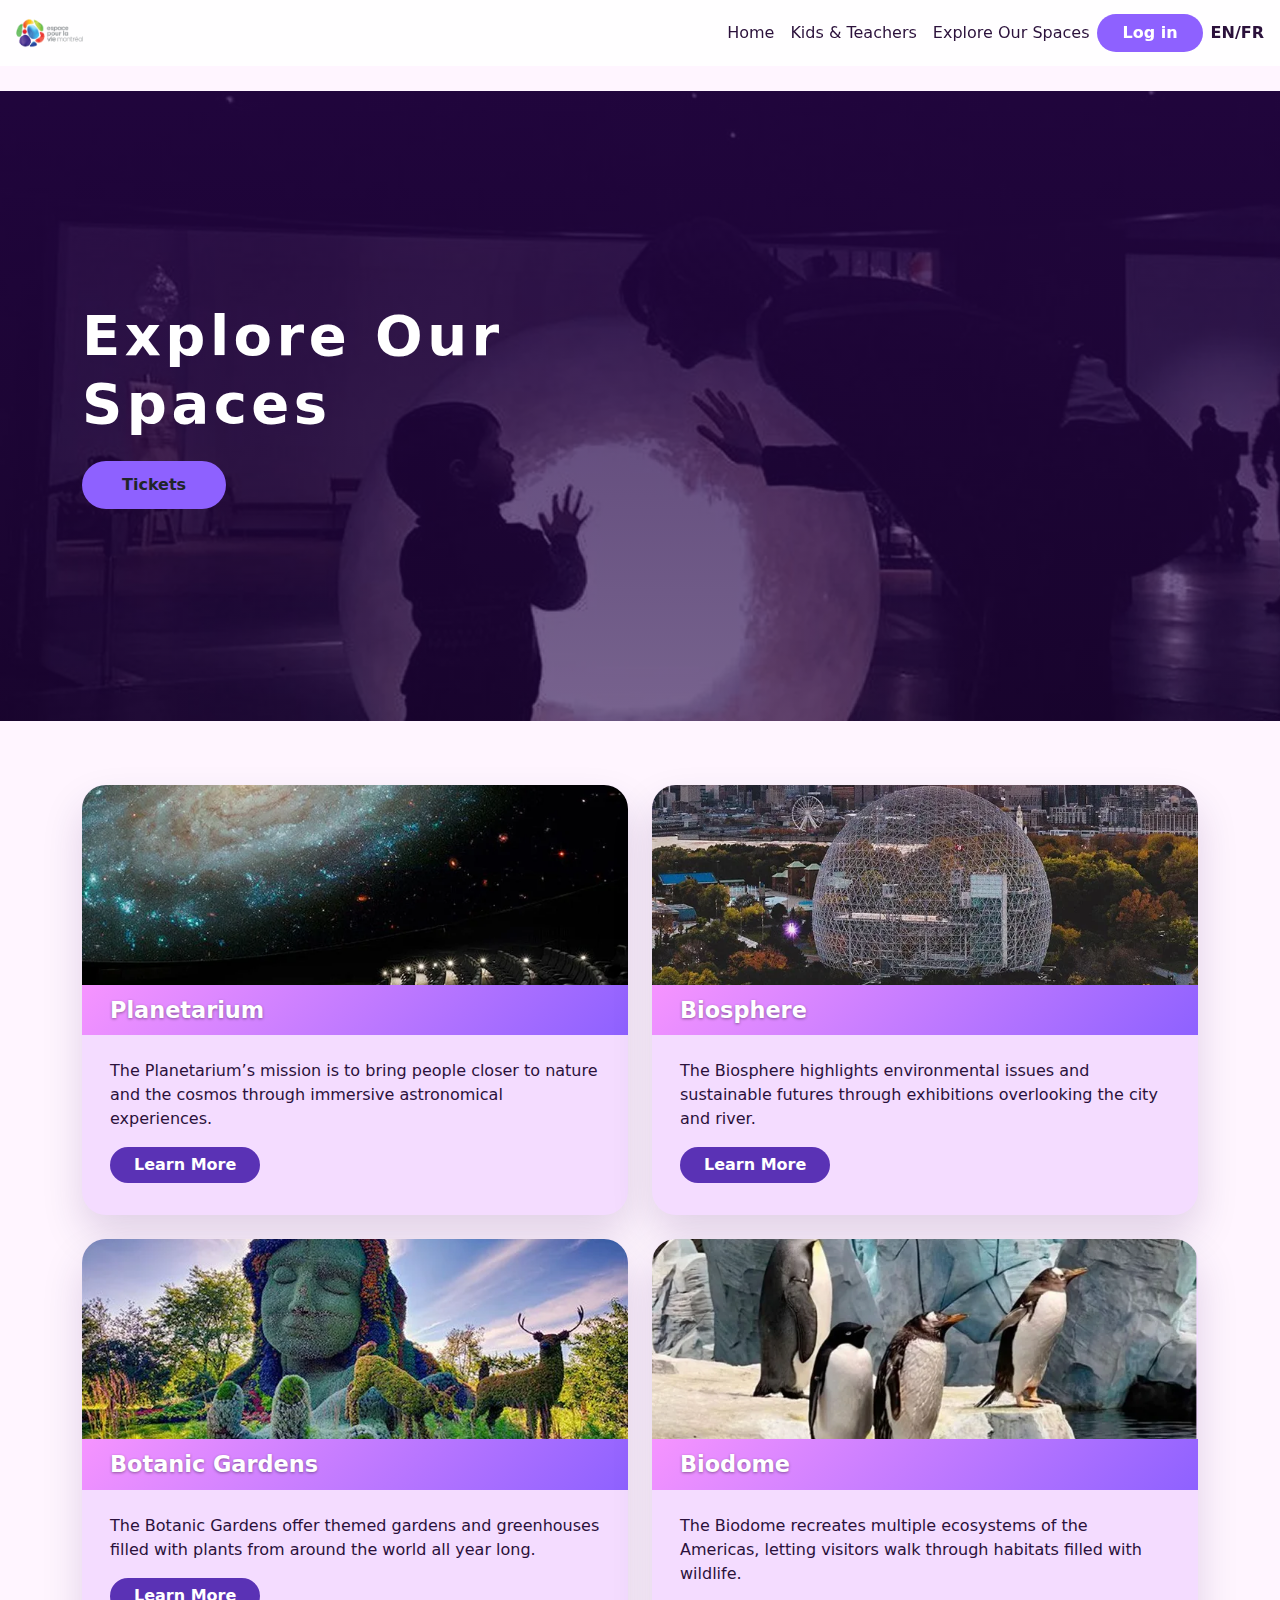
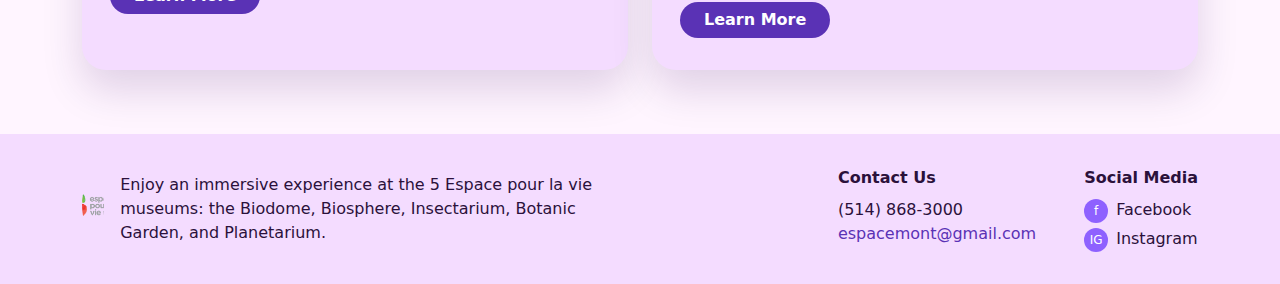
<file: index.html>
<!DOCTYPE html>
<html lang="en">
<head>
  <meta charset="UTF-8" />
  <meta name="viewport" content="width=device-width, initial-scale=1.0" />
  <link rel="stylesheet" type="text/css" href="/Css/custom.css">
  <title>Espace pour la vie - Explore Our Spaces</title>

  
  <link
    href="https://cdn.jsdelivr.net/npm/bootstrap@5.3.2/dist/css/bootstrap.min.css"
    rel="stylesheet"
    />

  <style>
    :root {
      --purple: #8e61ff;
      --purple-dark: #5a32b5;
      --pink: #f8b3ff;
      --bg-light: #fff5ff;
      --text-dark: #2b113b;
    }

    body {
      font-family: system-ui, -apple-system, BlinkMacSystemFont, "Segoe UI",
        sans-serif;
      background-color: var(--bg-light);
      color: var(--text-dark);
    }


    
    .navbar-custom {
      background: #ffffffdd;
      backdrop-filter: blur(8px);
    }


    .nav-link {
      color: var(--text-dark) !important;
      font-weight: 500;
    }

    .btn-login {
      background-color: var(--purple);
      color: #fff;
      font-weight: 600;
      border-radius: 999px;
      padding-inline: 24px;
    }

  
    .hero-section {
      position: relative;
      min-height: 70vh;
      color: #fff;
      display: flex;
      align-items: center;
      justify-content: center;
      text-align: left;
      overflow: hidden;
    }

    .hero-bg {
      position: absolute;
      inset: 0;
      background: url("/Images/Homepage-Hero.webp") center/cover no-repeat;
      z-index: -2;
    }

    .hero-overlay {
      position: absolute;
      inset: 0;
      background: linear-gradient(
        180deg,
        rgba(40, 6, 75, 0.8),
        rgba(40, 6, 75, 0.6)
      );
      z-index: -1;
    }

    .hero-title {
      font-size: clamp(2.5rem, 5vw, 3.5rem);
      font-weight: 800;
      letter-spacing: 0.08em;
    }

    .btn-tickets {
      background-color: var(--purple);
      border: none;
      padding-inline: 40px;
      padding-block: 12px;
      border-radius: 999px;
      font-weight: 700;
    }

   
    .section-spaces {
      padding: 4rem 0;
    }

    .space-card {
      background-color: #f4dcff;
      border-radius: 24px;
      box-shadow: 0 20px 40px rgba(50, 10, 90, 0.15);
      border: none;
      overflow: hidden;
      height: 100%;
    }

    .space-card img {
      height: 200px;
      object-fit: cover;
    }

    .space-card-body {
      padding: 1.5rem 1.75rem 2rem;
    }

    .space-title {
      font-size: 1.4rem;
      font-weight: 700;
      margin-bottom: 0.5rem;
      color: #fff;
      text-shadow: 0 1px 3px rgba(0, 0, 0, 0.4);
    }

    .space-header {
      background: linear-gradient(135deg, #f694ff, #8e61ff);
      padding: 0.75rem 1.75rem;
    }

    .btn-learn {
      background-color: var(--purple-dark);
      color: #fff;
      font-weight: 600;
      border-radius: 999px;
      padding-inline: 24px;
      border: none;
    }

    .footer-top {
      background-color: #f4dcff;
      padding: 2rem 0;
    }

    .footer-bottom {
      padding: 1.5rem 0 3rem;
    }


    .footer-heading {
      font-weight: 700;
      margin-bottom: 0.5rem;
      color: var(--text-dark);
    }

    .footer-link {
      display: block;
      color: var(--purple-dark);
      text-decoration: none;
    }

    .social-icon {
      width: 24px;
      height: 24px;
      border-radius: 50%;
      background-color: var(--purple);
      display: inline-flex;
      align-items: center;
      justify-content: center;
      color: #fff;
      font-size: 0.75rem;
      margin-right: 0.5rem;
    }
  </style>
</head>
<body>
<body>
  <nav class="navbar navbar-expand-lg navbar-custom sticky-top">
    <div class="container-fluid px-3"> 
      <a class="navbar-brand d-flex align-items-center" href="">
        <img src="/Images/Logo.png" alt="Espace pour la vie Montréal" style="height: 40px;">
      </a>

      <button class="navbar-toggler" type="button" data-bs-toggle="collapse"
              data-bs-target="#navbarNav" aria-controls="navbarNav"
              aria-expanded="false" aria-label="Toggle navigation">
        <span class="navbar-toggler-icon"></span>
      </button>


    <div class="collapse navbar-collapse" id="navbarNav">
      <ul class="navbar-nav ms-auto">
        <li class="nav-item">
          <a class="nav-link" href="index.html">Home</a>
        </li>
          <li class="nav-item">
            <a class="nav-link" href="events.html">Kids &amp; Teachers</a>
          </li>
          <li class="nav-item">
            <a class="nav-link" href="planetarium.html">Explore Our Spaces</a>
          </li>
        </ul>

        <button class="btn btn-login me-2">Log in</button>
        <a href="#" class="nav-link fw-semibold">EN/FR</a>
      </div>
    </div>
  </nav>

      <button
        class="navbar-toggler"
        type="button"
        data-bs-toggle="collapse"
        data-bs-target="#mainNav"
      >
        <span class="navbar-toggler-icon"></span>
      </button>



   <section class="hero-section">
    <div class="hero-bg"></div>
    <div class="hero-overlay"></div>

    <div class="container">
      <div class="row justify-content-start">
        <div class="col-md-6">
          <h1 class="hero-title mb-4">Explore Our Spaces</h1>
          <button class="btn btn-tickets">Tickets</button>
        </div>
      </div>
    </div>
  </section>

  <section class="section-spaces">
    <div class="container">
      <div class="row g-4 mb-4">
        <div class="col-md-6">
          <div class="space-card h-100">
            <img src="/Images/Planetarium.webp" class="w-100" alt="Planetarium" />
            <div class="space-header">
              <h3 class="space-title mb-0">Planetarium</h3>
            </div>
            <div class="space-card-body">
              <p class="mb-3">
                The Planetarium’s mission is to bring people closer to nature
                and the cosmos through immersive astronomical experiences.
              </p>
              <button class="btn btn-learn">Learn More</button>
            </div>
          </div>
        </div>

        <div class="col-md-6">
          <div class="space-card h-100">
            <img src="/Images/Biosphere.webp" class="w-100" alt="Biosphere" />
            <div class="space-header">
              <h3 class="space-title mb-0">Biosphere</h3>
            </div>
            <div class="space-card-body">
              <p class="mb-3">
                The Biosphere highlights environmental issues and sustainable
                futures through exhibitions overlooking the city and river.
              </p>
              <button class="btn btn-learn">Learn More</button>
            </div>
          </div>
        </div>
      </div>

      <div class="row g-4">
        <div class="col-md-6">
          <div class="space-card h-100">
            <img src="/Images/Botanic-Gardens.webp" class="w-100" alt="Botanic Gardens" />
            <div class="space-header">
              <h3 class="space-title mb-0">Botanic Gardens</h3>
            </div>
            <div class="space-card-body">
              <p class="mb-3">
                The Botanic Gardens offer themed gardens and greenhouses filled
                with plants from around the world all year long.
              </p>
              <button class="btn btn-learn">Learn More</button>
            </div>
          </div>
        </div>

        <div class="col-md-6">
          <div class="space-card h-100">
            <img src="/Images/Biodome.webp" class="w-100" alt="Biodome" />
            <div class="space-header">
              <h3 class="space-title mb-0">Biodome</h3>
            </div>
            <div class="space-card-body">
              <p class="mb-3">
                The Biodome recreates multiple ecosystems of the Americas,
                letting visitors walk through habitats filled with wildlife.
              </p>
              <button class="btn btn-learn">Learn More</button>
            </div>
          </div>
        </div>
      </div>
    </div>
  </section>

  <footer>
    <div class="footer-top">
      <div class="container">
        <div class="row align-items-center">
          <div class="col-md-6 mb-3 mb-md-0">
            <div class="d-flex align-items-center">
              <div class="footer-logo me-3"></div>
              <p class="mb-0">
                Enjoy an immersive experience at the 5 Espace pour la vie
                museums: the Biodome, Biosphere, Insectarium, Botanic Garden,
                and Planetarium.
              </p>
            </div>
          </div>
          <div class="col-md-6 d-flex justify-content-md-end">
            <div class="me-5">
              <div class="footer-heading">Contact Us</div>
              <div>(514) 868-3000</div>
              <a class="footer-link" href="mailto:espacemont@gmail.com"
                >espacemont@gmail.com</a
              >
            </div>
            <div>
              <div class="footer-heading">Social Media</div>
              <div class="mb-1">
                <span class="social-icon">f</span>Facebook
              </div>
              <div>
                <span class="social-icon">IG</span>Instagram
              </div>
            </div>
          </div>
        </div>
      </div>
    </div>
  </footer>

    <script src="https://cdn.jsdelivr.net/npm/bootstrap@5.3.2/dist/js/bootstrap.bundle.min.js"></script>
</body>
</body>
</html>
</file>
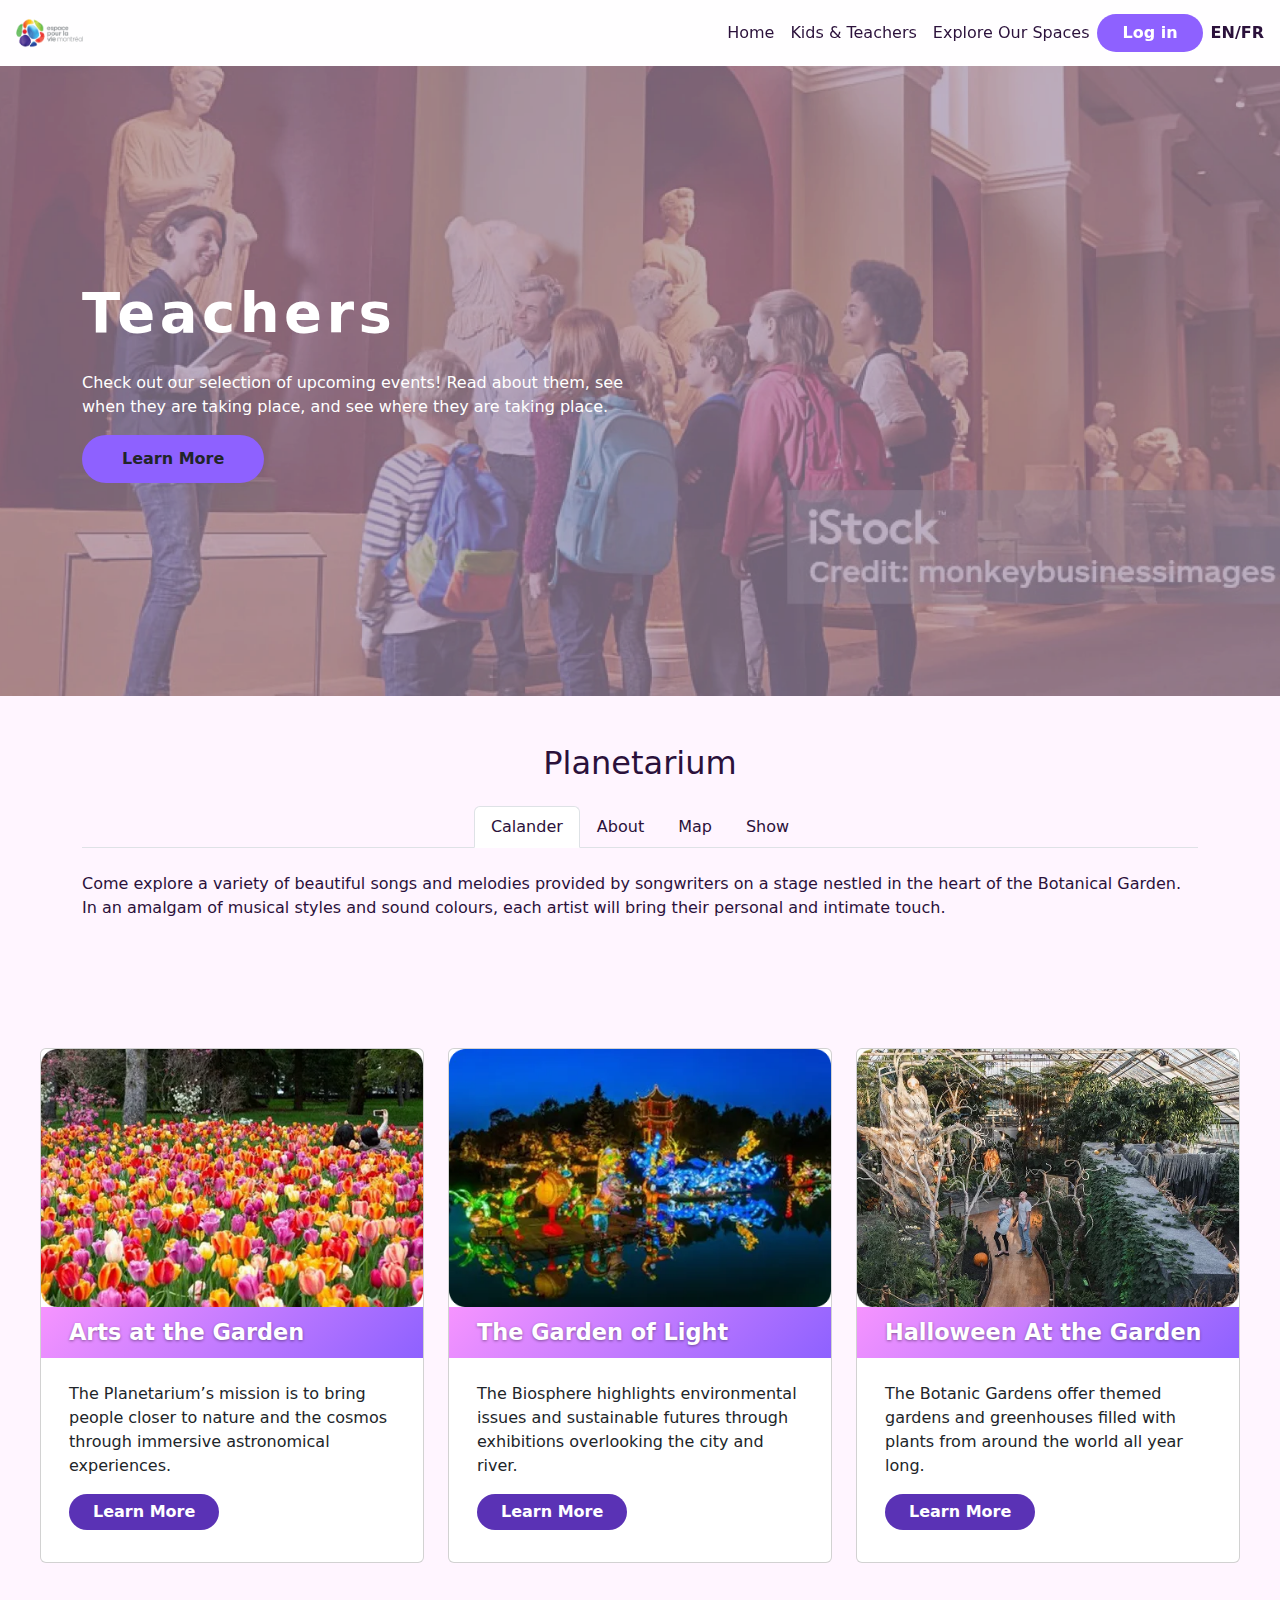
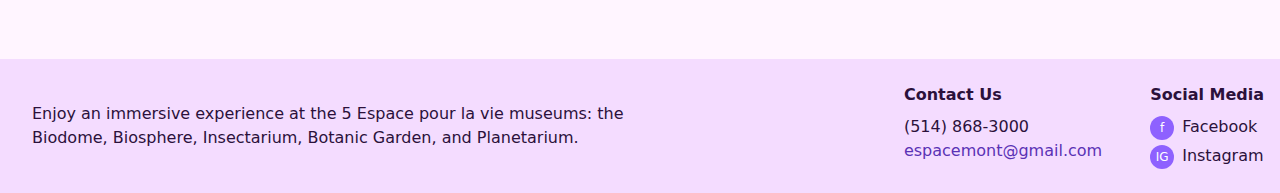
<file: Events.html>
<!DOCTYPE html>
<html lang="en">
<head>
  <meta charset="UTF-8" />
  <meta name="viewport" content="width=device-width, initial-scale=1" />
  <title>Teachers – Upcoming Events</title>

  <link
    href="https://cdn.jsdelivr.net/npm/bootstrap@5.3.2/dist/css/bootstrap.min.css"
    rel="stylesheet"
  />

  <style>
     :root {
      --purple: #8e61ff;
      --purple-dark: #5a32b5;
      --pink: #f8b3ff;
      --bg-light: #fff5ff;
      --text-dark: #2b113b;
    }

    body {
      font-family: system-ui, -apple-system, BlinkMacSystemFont, "Segoe UI",
        sans-serif;
      background-color: var(--bg-light);
      color: var(--text-dark);
    }


    
    .navbar-custom {
      background: #ffffffdd;
      backdrop-filter: blur(8px);
    }


    .nav-link {
      color: var(--text-dark) !important;
      font-weight: 500;
    }

    .btn-login {
      background-color: var(--purple);
      color: #fff;
      font-weight: 600;
      border-radius: 999px;
      padding-inline: 24px;
    }

  
    .hero-section {
      position: relative;
      min-height: 70vh;
      color: #fff;
      display: flex;
      align-items: center;
      justify-content: center;
      text-align: left;
      overflow: hidden;
    }

    .hero-bg {
      position: absolute;
      inset: 0;
      background: url("/Images/Events-Hero.webp") center/cover no-repeat;
      z-index: -2;
    }

  

    .hero-title {
      font-size: clamp(2.5rem, 5vw, 3.5rem);
      font-weight: 800;
      letter-spacing: 0.08em;
    }

    .btn-tickets {
      background-color: var(--purple);
      border: none;
      padding-inline: 40px;
      padding-block: 12px;
      border-radius: 999px;
      font-weight: 700;
    }

   
    .section-spaces {
      padding: 4rem 0;
    }

    .space-card {
      background-color: #f4dcff;
      border-radius: 24px;
      box-shadow: 0 20px 40px rgba(50, 10, 90, 0.15);
      border: none;
      overflow: hidden;
      height: 100%;
    }

    .space-card img {
      height: 200px;
      object-fit: cover;
    }

    .space-card-body {
      padding: 1.5rem 1.75rem 2rem;
    }

    .space-title {
      font-size: 1.4rem;
      font-weight: 700;
      margin-bottom: 0.5rem;
      color: #fff;
      text-shadow: 0 1px 3px rgba(0, 0, 0, 0.4);
    }

    .space-header {
      background: linear-gradient(135deg, #f694ff, #8e61ff);
      padding: 0.75rem 1.75rem;
    }

    .btn-learn {
      background-color: var(--purple-dark);
      color: #fff;
      font-weight: 600;
      border-radius: 999px;
      padding-inline: 24px;
      border: none;
    }




    .seasonal-card {
      background-color: rgba(123, 31, 162, 0.12);
      border-radius: 1.5rem;
      overflow: hidden;
      border: none;
      box-shadow: 0 10px 20px rgba(0, 0, 0, 0.08);
    }

    .seasonal-card img {
      height: 180px;
      object-fit: cover;
    }

    .seasonal-card .card-body {
      padding: 1.5rem;
      color: #fff;
      background: linear-gradient(180deg, #7b1fa2, #ec407a);
    }

    .seasonal-card h5 {
      font-weight: 700;
    }

    .seasonal-card p {
      font-size: 0.9rem;
      margin-top: 0.5rem;
    }

    .seasonal-card .btn {
      margin-top: 1rem;
      border-radius: 999px;
      font-weight: 600;
      background-color: #ffffff;
      color: #7b1fa2;
      border: none;
    }


    .footer-top {
      background-color: #f4dcff;
      padding: 5rem 0;
    }

    .footer-bottom {
      padding: 1.5rem 0 3rem;
    }


    .footer-heading {
      font-weight: 700;
      margin-bottom: 0.5rem;
      color: var(--text-dark);
    }

    .footer-link {
      display: block;
      color: var(--purple-dark);
      text-decoration: none;
    }

    .social-icon {
      width: 24px;
      height: 24px;
      border-radius: 50%;
      background-color: var(--purple);
      display: inline-flex;
      align-items: center;
      justify-content: center;
      color: #fff;
      font-size: 0.75rem;
      margin-right: 0.5rem;
    }
  </style>
</head>
<body>


<body>

 
  <nav class="navbar navbar-expand-lg navbar-custom sticky-top">
    <div class="container-fluid px-3"> 
      <a class="navbar-brand d-flex align-items-center" href="">
        <img src="/Images/Logo.png" alt="Espace pour la vie Montréal" style="height: 40px;">
      </a>

      <button class="navbar-toggler" type="button" data-bs-toggle="collapse"
              data-bs-target="#navbarNav" aria-controls="navbarNav"
              aria-expanded="false" aria-label="Toggle navigation">
        <span class="navbar-toggler-icon"></span>
      </button>


    <div class="collapse navbar-collapse" id="navbarNav">
      <ul class="navbar-nav ms-auto">
        <li class="nav-item">
          <a class="nav-link" href="index.html">Home</a>
        </li>
          <li class="nav-item">
            <a class="nav-link" href="events.html">Kids &amp; Teachers</a>
          </li>
          <li class="nav-item">
            <a class="nav-link" href="planetarium.html">Explore Our Spaces</a>
          </li>
        </ul>

        <button class="btn btn-login me-2">Log in</button>
        <a href="#" class="nav-link fw-semibold">EN/FR</a>
      </div>
    </div>
  </nav>

  <section class="hero-section">
    <div class="hero-bg"></div>
    <div class="hero-overlay"></div>

    <div class="container">
      <div class="row justify-content-start">
        <div class="col-md-6">
          <h1 class="hero-title mb-4">Teachers</h1>
          <p>
            Check out our selection of upcoming events! Read about them, see when
            they are taking place, and see where they are taking place.
          </p>
          <button class="btn btn-tickets">Learn More</button>
        </div>
      </div>
    </div>
  </section>

  <section class="planetarium-section py-5">
    <div class="container text-center">
      <h2 class="planetarium-title mb-4">Planetarium</h2>


      <ul class="nav nav-tabs justify-content-center mb-4 planet-tabs">
        <li class="nav-item">
          <button class="nav-link active" data-bs-toggle="tab" data-bs-target="#about">
            Calander
          </button>
        </li>
        <li class="nav-item">
          <button class="nav-link" data-bs-toggle="tab" data-bs-target="#map">
            About
          </button>
        </li>
        <li class="nav-item">
          <button class="nav-link" data-bs-toggle="tab" data-bs-target="#show">
            Map
          </button>
        <li class="nav-item">
          <button class="nav-link" data-bs-toggle="tab" data-bs-target="#show">
            Show
          </button>          
        </li>
      </ul>

  
      <div class="tab-content text-start mx-auto planetarium-text-wrapper">
        <div class="tab-pane fade show active" id="Calander">
          <p>
          Come explore a variety of beautiful songs and melodies provided by songwriters on a stage nestled in the heart of the Botanical Garden. In an amalgam of musical styles and sound colours, each artist will bring their personal and intimate touch.
          </p>
        </div>

        <div class="tab-pane fade" id="">
          <p>
            The Planetarium is located within the Espace pour la vie complex, connected to the Biodôme and botanical garden.
          </p>
          <p>
            Metro and bus lines stop nearby, and parking is available on site.
          </p>
        </div>

        <div class="tab-pane fade" id="show">
          <p>
            Daily immersive shows explore the night sky, exoplanets, and space exploration.
          </p>
          <p>
            Check the schedule for family-friendly sessions, late-night events, and special presentations.
          </p>
        </div>
                <div class="tab-pane fade" id="show">
          <p>
            Daily immersive shows explore the night sky, exoplanets, and space exploration.
          </p>
          <p>
            Check the schedule for family-friendly sessions, late-night events, and special presentations.
          </p>
        </div>
      </div>
    </div>
  </section>


 <section class="pb-5 section-spaces">
  <div class="d-flex justify-content-center gap-4">

    <div class="card" style="width: 30%;">
      <img src="/Images/Arts-At-Garden.webp" class="w-100" alt="Planetarium" />
      <div class="space-header">
        <h3 class="space-title mb-0">Arts at the Garden</h3>
      </div>
      <div class="space-card-body">
        <p class="mb-3">
          The Planetarium’s mission is to bring people closer to nature
          and the cosmos through immersive astronomical experiences.
        </p>
        <button class="btn btn-learn">Learn More</button>
      </div>
    </div>

    <div class="card" style="width: 30%;">
      <img src="/Images/The-Gardens of-Light.webp" class="w-100" alt="Biosphere" />
      <div class="space-header">
        <h3 class="space-title mb-0">The Garden of Light</h3>
      </div>
      <div class="space-card-body">
        <p class="mb-3">
          The Biosphere highlights environmental issues and sustainable
          futures through exhibitions overlooking the city and river.
        </p>
        <button class="btn btn-learn">Learn More</button>
      </div>
    </div>

    <div class="card" style="width: 30%;">
      <img src="/Images/Halloween-At-Gardens.webp" class="w-100" alt="Botanic Gardens" />
      <div class="space-header">
        <h3 class="space-title mb-0">Halloween At the Garden</h3>
      </div>
      <div class="space-card-body">
        <p class="mb-3">
          The Botanic Gardens offer themed gardens and greenhouses filled
          with plants from around the world all year long.
        </p>
        <button class="btn btn-learn">Learn More</button>
      </div>
    </div>

  </div>
</section>


  <footer class="mt-5">
    <div class="footer-top py-4">
      <div class="container-fluid px-3">
        <div class="row align-items-center g-3">
          <div class="col-md-6">
            <div class="d-flex align-items-center">
              <div class="footer-logo me-3"></div>
              <p class="mb-0">
                Enjoy an immersive experience at the 5 Espace pour la vie
                museums: the Biodome, Biosphere, Insectarium, Botanic Garden,
                and Planetarium.
              </p>
            </div>
          </div>
          <div class="col-md-6 d-flex justify-content-md-end">
            <div class="me-5">
              <div class="footer-heading">Contact Us</div>
              <div>(514) 868-3000</div>
              <a class="footer-link" href="mailto:espacemont@gmail.com">
                espacemont@gmail.com
              </a>
            </div>
            <div>
              <div class="footer-heading">Social Media</div>
              <div class="mb-1">
                <span class="social-icon">f</span>Facebook
              </div>
              <div>
                <span class="social-icon">IG</span>Instagram
              </div>
            </div>
          </div>
        </div>
      </div>
    </div>
  </footer>

</body>



  <script src="https://cdn.jsdelivr.net/npm/bootstrap@5.3.2/dist/js/bootstrap.bundle.min.js"></script>
</body>
</html>
</file>
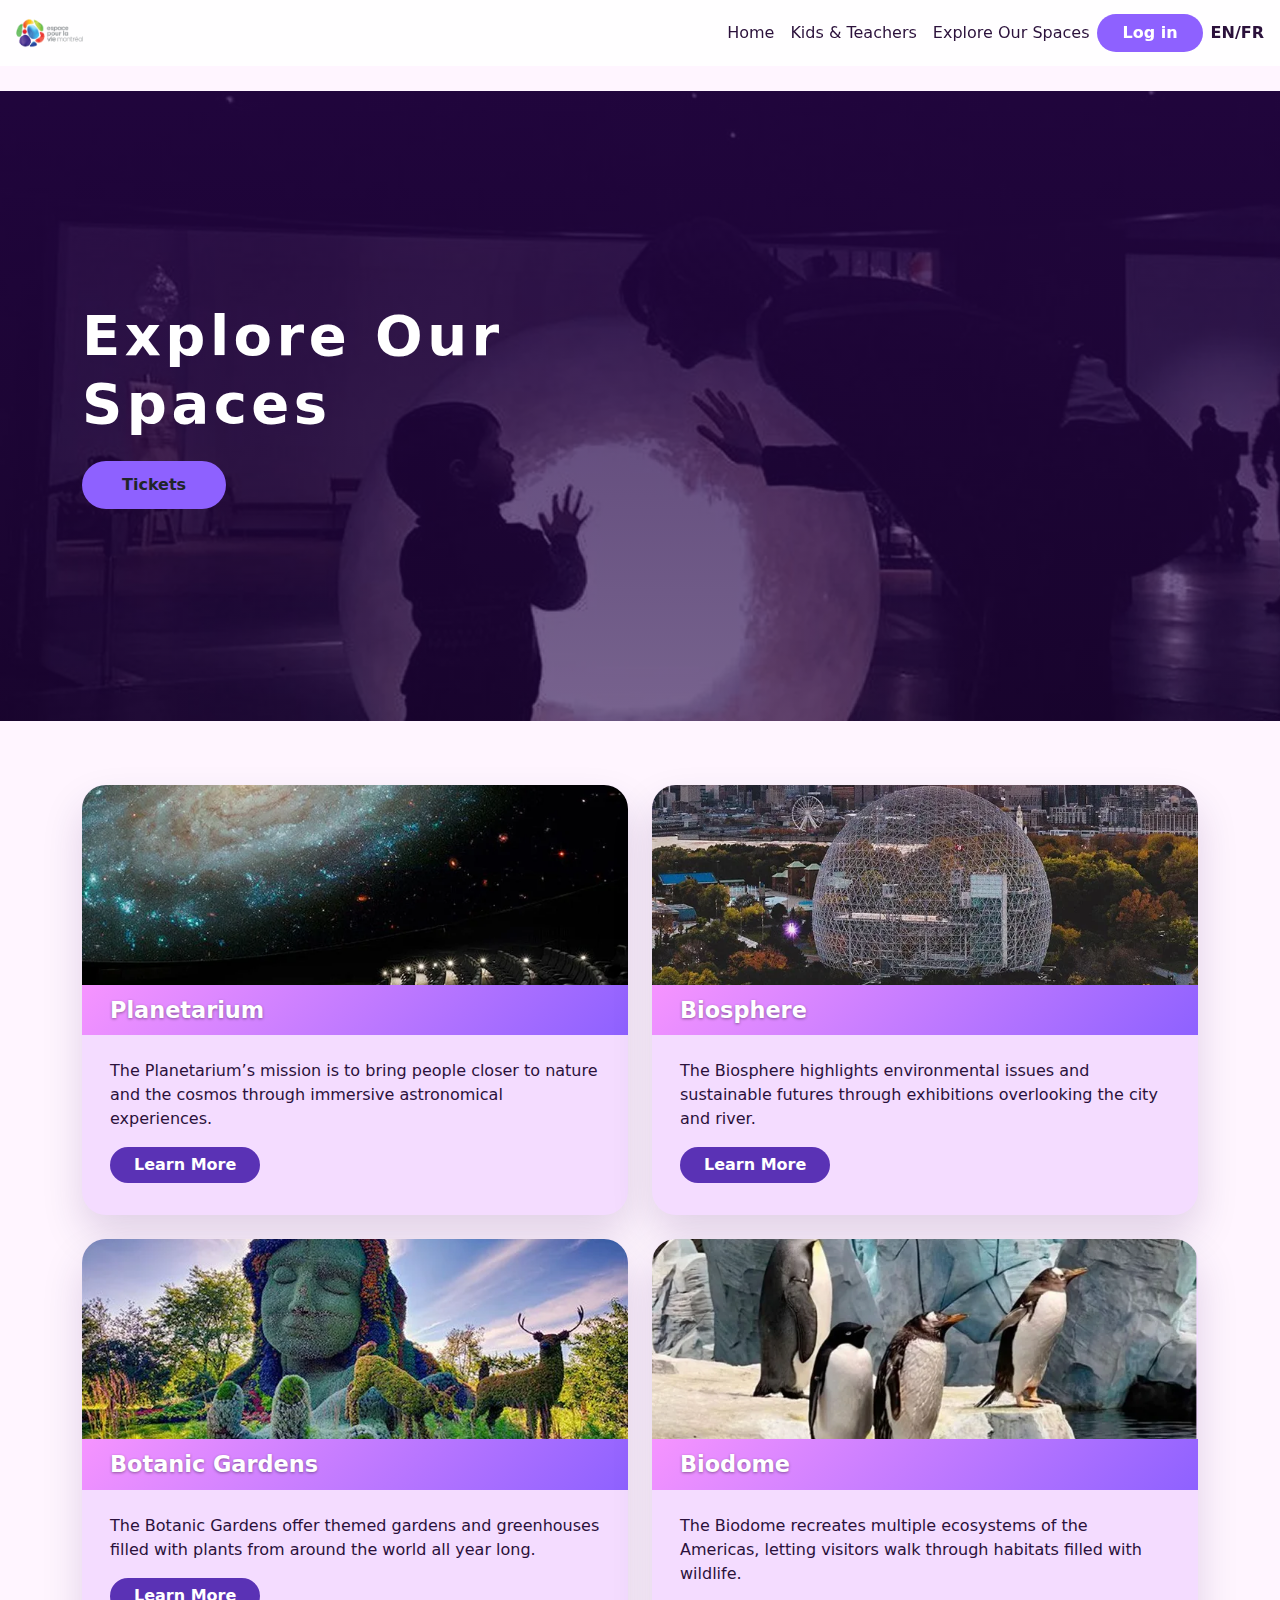
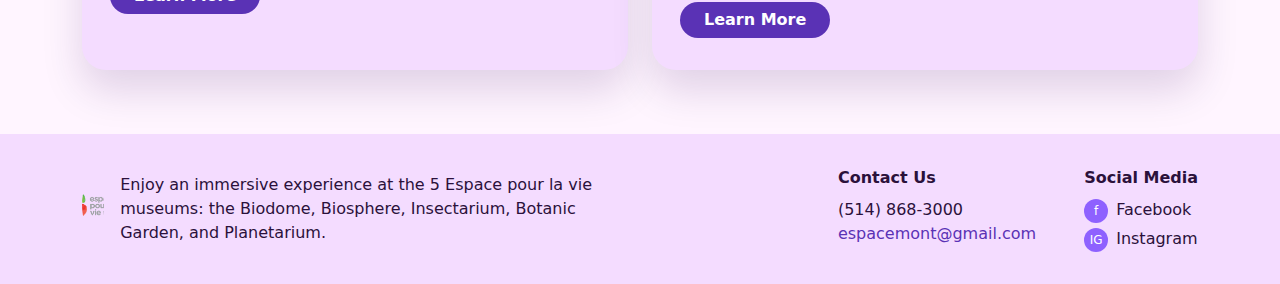
<file: Homepage.html>
<!DOCTYPE html>
<html lang="en">
<head>
  <meta charset="UTF-8" />
  <meta name="viewport" content="width=device-width, initial-scale=1.0" />
  <link rel="stylesheet" type="text/css" href="/Css/custom.css">
  <title>Espace pour la vie - Explore Our Spaces</title>

  
  <link
    href="https://cdn.jsdelivr.net/npm/bootstrap@5.3.2/dist/css/bootstrap.min.css"
    rel="stylesheet"
    />

  <style>
    :root {
      --purple: #8e61ff;
      --purple-dark: #5a32b5;
      --pink: #f8b3ff;
      --bg-light: #fff5ff;
      --text-dark: #2b113b;
    }

    body {
      font-family: system-ui, -apple-system, BlinkMacSystemFont, "Segoe UI",
        sans-serif;
      background-color: var(--bg-light);
      color: var(--text-dark);
    }


    
    .navbar-custom {
      background: #ffffffdd;
      backdrop-filter: blur(8px);
    }


    .nav-link {
      color: var(--text-dark) !important;
      font-weight: 500;
    }

    .btn-login {
      background-color: var(--purple);
      color: #fff;
      font-weight: 600;
      border-radius: 999px;
      padding-inline: 24px;
    }

  
    .hero-section {
      position: relative;
      min-height: 70vh;
      color: #fff;
      display: flex;
      align-items: center;
      justify-content: center;
      text-align: left;
      overflow: hidden;
    }

    .hero-bg {
      position: absolute;
      inset: 0;
      background: url("/Images/Homepage-Hero.webp") center/cover no-repeat;
      z-index: -2;
    }

    .hero-overlay {
      position: absolute;
      inset: 0;
      background: linear-gradient(
        180deg,
        rgba(40, 6, 75, 0.8),
        rgba(40, 6, 75, 0.6)
      );
      z-index: -1;
    }

    .hero-title {
      font-size: clamp(2.5rem, 5vw, 3.5rem);
      font-weight: 800;
      letter-spacing: 0.08em;
    }

    .btn-tickets {
      background-color: var(--purple);
      border: none;
      padding-inline: 40px;
      padding-block: 12px;
      border-radius: 999px;
      font-weight: 700;
    }

   
    .section-spaces {
      padding: 4rem 0;
    }

    .space-card {
      background-color: #f4dcff;
      border-radius: 24px;
      box-shadow: 0 20px 40px rgba(50, 10, 90, 0.15);
      border: none;
      overflow: hidden;
      height: 100%;
    }

    .space-card img {
      height: 200px;
      object-fit: cover;
    }

    .space-card-body {
      padding: 1.5rem 1.75rem 2rem;
    }

    .space-title {
      font-size: 1.4rem;
      font-weight: 700;
      margin-bottom: 0.5rem;
      color: #fff;
      text-shadow: 0 1px 3px rgba(0, 0, 0, 0.4);
    }

    .space-header {
      background: linear-gradient(135deg, #f694ff, #8e61ff);
      padding: 0.75rem 1.75rem;
    }

    .btn-learn {
      background-color: var(--purple-dark);
      color: #fff;
      font-weight: 600;
      border-radius: 999px;
      padding-inline: 24px;
      border: none;
    }

    .footer-top {
      background-color: #f4dcff;
      padding: 2rem 0;
    }

    .footer-bottom {
      padding: 1.5rem 0 3rem;
    }


    .footer-heading {
      font-weight: 700;
      margin-bottom: 0.5rem;
      color: var(--text-dark);
    }

    .footer-link {
      display: block;
      color: var(--purple-dark);
      text-decoration: none;
    }

    .social-icon {
      width: 24px;
      height: 24px;
      border-radius: 50%;
      background-color: var(--purple);
      display: inline-flex;
      align-items: center;
      justify-content: center;
      color: #fff;
      font-size: 0.75rem;
      margin-right: 0.5rem;
    }
  </style>
</head>
<body>
<body>
  <nav class="navbar navbar-expand-lg navbar-custom sticky-top">
    <div class="container-fluid px-3"> 
      <a class="navbar-brand d-flex align-items-center" href="">
        <img src="/Images/Logo.png" alt="Espace pour la vie Montréal" style="height: 40px;">
      </a>

      <button class="navbar-toggler" type="button" data-bs-toggle="collapse"
              data-bs-target="#navbarNav" aria-controls="navbarNav"
              aria-expanded="false" aria-label="Toggle navigation">
        <span class="navbar-toggler-icon"></span>
      </button>


    <div class="collapse navbar-collapse" id="navbarNav">
      <ul class="navbar-nav ms-auto">
        <li class="nav-item">
          <a class="nav-link" href="Homepage.html">Home</a>
        </li>
          <li class="nav-item">
            <a class="nav-link" href="events.html">Kids &amp; Teachers</a>
          </li>
          <li class="nav-item">
            <a class="nav-link" href="Planetarium.html">Explore Our Spaces</a>
          </li>
        </ul>

        <button class="btn btn-login me-2">Log in</button>
        <a href="#" class="nav-link fw-semibold">EN/FR</a>
      </div>
    </div>
  </nav>

      <button
        class="navbar-toggler"
        type="button"
        data-bs-toggle="collapse"
        data-bs-target="#mainNav"
      >
        <span class="navbar-toggler-icon"></span>
      </button>



   <section class="hero-section">
    <div class="hero-bg"></div>
    <div class="hero-overlay"></div>

    <div class="container">
      <div class="row justify-content-start">
        <div class="col-md-6">
          <h1 class="hero-title mb-4">Explore Our Spaces</h1>
          <button class="btn btn-tickets">Tickets</button>
        </div>
      </div>
    </div>
  </section>

  <section class="section-spaces">
    <div class="container">
      <div class="row g-4 mb-4">
        <div class="col-md-6">
          <div class="space-card h-100">
            <img src="/Images/Planetarium.webp" class="w-100" alt="Planetarium" />
            <div class="space-header">
              <h3 class="space-title mb-0">Planetarium</h3>
            </div>
            <div class="space-card-body">
              <p class="mb-3">
                The Planetarium’s mission is to bring people closer to nature
                and the cosmos through immersive astronomical experiences.
              </p>
              <button class="btn btn-learn">Learn More</button>
            </div>
          </div>
        </div>

        <div class="col-md-6">
          <div class="space-card h-100">
            <img src="/Images/Biosphere.webp" class="w-100" alt="Biosphere" />
            <div class="space-header">
              <h3 class="space-title mb-0">Biosphere</h3>
            </div>
            <div class="space-card-body">
              <p class="mb-3">
                The Biosphere highlights environmental issues and sustainable
                futures through exhibitions overlooking the city and river.
              </p>
              <button class="btn btn-learn">Learn More</button>
            </div>
          </div>
        </div>
      </div>

      <div class="row g-4">
        <div class="col-md-6">
          <div class="space-card h-100">
            <img src="/Images/Botanic-Gardens.webp" class="w-100" alt="Botanic Gardens" />
            <div class="space-header">
              <h3 class="space-title mb-0">Botanic Gardens</h3>
            </div>
            <div class="space-card-body">
              <p class="mb-3">
                The Botanic Gardens offer themed gardens and greenhouses filled
                with plants from around the world all year long.
              </p>
              <button class="btn btn-learn">Learn More</button>
            </div>
          </div>
        </div>

        <div class="col-md-6">
          <div class="space-card h-100">
            <img src="/Images/Biodome.webp" class="w-100" alt="Biodome" />
            <div class="space-header">
              <h3 class="space-title mb-0">Biodome</h3>
            </div>
            <div class="space-card-body">
              <p class="mb-3">
                The Biodome recreates multiple ecosystems of the Americas,
                letting visitors walk through habitats filled with wildlife.
              </p>
              <button class="btn btn-learn">Learn More</button>
            </div>
          </div>
        </div>
      </div>
    </div>
  </section>

  <footer>
    <div class="footer-top">
      <div class="container">
        <div class="row align-items-center">
          <div class="col-md-6 mb-3 mb-md-0">
            <div class="d-flex align-items-center">
              <div class="footer-logo me-3"></div>
              <p class="mb-0">
                Enjoy an immersive experience at the 5 Espace pour la vie
                museums: the Biodome, Biosphere, Insectarium, Botanic Garden,
                and Planetarium.
              </p>
            </div>
          </div>
          <div class="col-md-6 d-flex justify-content-md-end">
            <div class="me-5">
              <div class="footer-heading">Contact Us</div>
              <div>(514) 868-3000</div>
              <a class="footer-link" href="mailto:espacemont@gmail.com"
                >espacemont@gmail.com</a
              >
            </div>
            <div>
              <div class="footer-heading">Social Media</div>
              <div class="mb-1">
                <span class="social-icon">f</span>Facebook
              </div>
              <div>
                <span class="social-icon">IG</span>Instagram
              </div>
            </div>
          </div>
        </div>
      </div>
    </div>
  </footer>

    <script src="https://cdn.jsdelivr.net/npm/bootstrap@5.3.2/dist/js/bootstrap.bundle.min.js"></script>
</body>
</body>
</html>
</file>
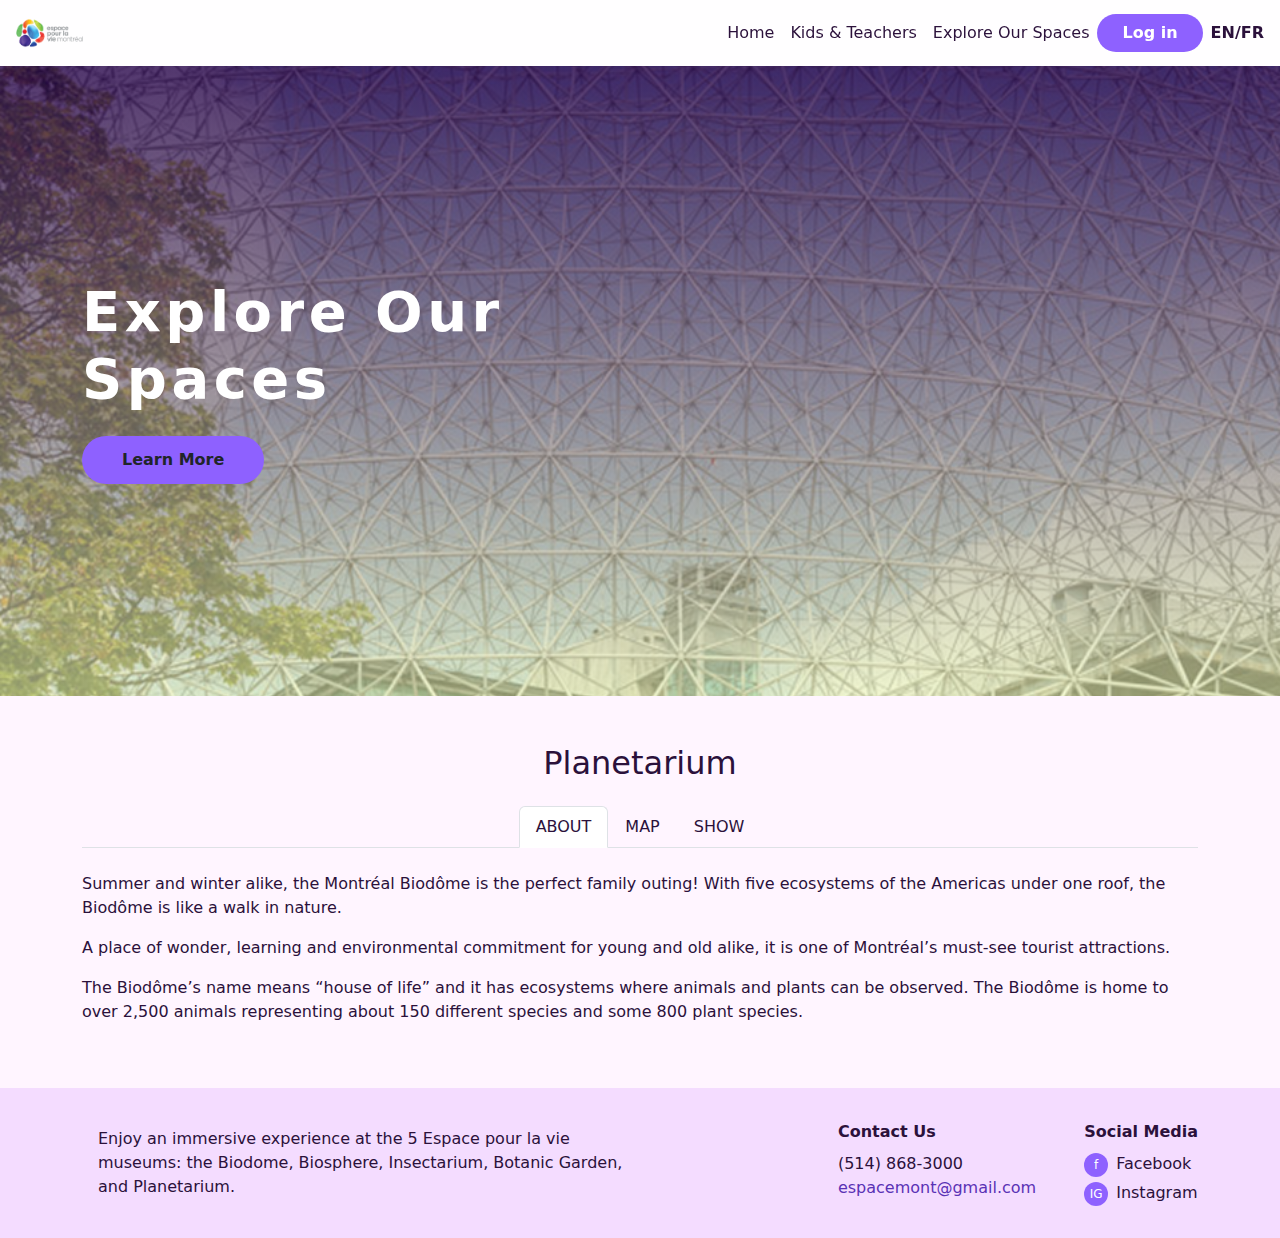
<file: Planetarium.html>
<!DOCTYPE html>
<html lang="en">
 <head>
   <meta charset="utf-8">
   <meta name="viewport" content="width=device-width, initial-scale=1">
   <title>Espace pour la vie - Planetarium</title>


   <link href="https://cdn.jsdelivr.net/npm/bootstrap@5.3.8/dist/css/bootstrap.min.css" rel="stylesheet">


 <style>
    :root {
      --purple: #8e61ff;
      --purple-dark: #5a32b5;
      --pink: #f8b3ff;
      --bg-light: #fff5ff;
      --text-dark: #2b113b;
    }

    body {
      font-family: system-ui, -apple-system, BlinkMacSystemFont, "Segoe UI",
        sans-serif;
      background-color: var(--bg-light);
      color: var(--text-dark);
    }


    
    .navbar-custom {
      background: #ffffffdd;
      backdrop-filter: blur(8px);
    }


    .nav-link {
      color: var(--text-dark) !important;
      font-weight: 500;
    }

    .btn-login {
      background-color: var(--purple);
      color: #fff;
      font-weight: 600;
      border-radius: 999px;
      padding-inline: 24px;
    }

  
    .hero-section {
      position: relative;
      min-height: 70vh;
      color: #fff;
      display: flex;
      align-items: center;
      justify-content: center;
      text-align: left;
      overflow: hidden;
    }

    .hero-bg {
      position: absolute;
      inset: 0;
      background: url("/Images/Planetarium-Dome.png") center/cover no-repeat;
      z-index: -2;
    }

    .hero-overlay {
      position: absolute;
      inset: 0;
      background: linear-gradient(
        180deg,
        rgba(40, 6, 75, 0.8),
        rgba(235, 246, 180, 0.6)
      );
      z-index: -1;
    }

    .hero-title {
      font-size: clamp(2.5rem, 5vw, 3.5rem);
      font-weight: 800;
      letter-spacing: 0.08em;
    }

    .btn-tickets {
      background-color: var(--purple);
      border: none;
      padding-inline: 40px;
      padding-block: 12px;
      border-radius: 999px;
      font-weight: 700;
    }

   
    .section-spaces {
      padding: 4rem 0;
    }

    .space-card {
      background-color: #f4dcff;
      border-radius: 24px;
      box-shadow: 0 20px 40px rgba(50, 10, 90, 0.15);
      border: none;
      overflow: hidden;
      height: 100%;
    }

    .space-card img {
      height: 200px;
      object-fit: cover;
    }

    .space-card-body {
      padding: 1.5rem 1.75rem 2rem;
    }

    .space-title {
      font-size: 1.4rem;
      font-weight: 700;
      margin-bottom: 0.5rem;
      color: #fff;
      text-shadow: 0 1px 3px rgba(0, 0, 0, 0.4);
    }

    .space-header {
      background: linear-gradient(135deg, #f694ff, #8e61ff);
      padding: 0.75rem 1.75rem;
    }

    .btn-learn {
      background-color: var(--purple-dark);
      color: #fff;
      font-weight: 600;
      border-radius: 999px;
      padding-inline: 24px;
      border: none;
    }

    /* FOOTER */
    .footer-top {
      background-color: #f4dcff;
      padding: 2rem 0;
    }

    .footer-bottom {
      padding: 1.5rem 0 3rem;
    }


    .footer-heading {
      font-weight: 700;
      margin-bottom: 0.5rem;
      color: var(--text-dark);
    }

    .footer-link {
      display: block;
      color: var(--purple-dark);
      text-decoration: none;
    }

    .social-icon {
      width: 24px;
      height: 24px;
      border-radius: 50%;
      background-color: var(--purple);
      display: inline-flex;
      align-items: center;
      justify-content: center;
      color: #fff;
      font-size: 0.75rem;
      margin-right: 0.5rem;
    }
  </style>
</head>
<body>
  <nav class="navbar navbar-expand-lg navbar-custom sticky-top">
    <div class="container-fluid px-3"> 
      <a class="navbar-brand d-flex align-items-center" href="">
        <img src="/Images/Logo.png" alt="Espace pour la vie Montréal" style="height: 40px;">
      </a>

      <button class="navbar-toggler" type="button" data-bs-toggle="collapse"
              data-bs-target="#navbarNav" aria-controls="navbarNav"
              aria-expanded="false" aria-label="Toggle navigation">
        <span class="navbar-toggler-icon"></span>
      </button>


    <div class="collapse navbar-collapse" id="navbarNav">
      <ul class="navbar-nav ms-auto">
        <li class="nav-item">
          <a class="nav-link" href="index.html">Home</a>
        </li>
          <li class="nav-item">
            <a class="nav-link" href="events.html">Kids &amp; Teachers</a>
          </li>
          <li class="nav-item">
            <a class="nav-link" href="planetarium.html">Explore Our Spaces</a>
          </li>
        </ul>

        <button class="btn btn-login me-2">Log in</button>
        <a href="#" class="nav-link fw-semibold">EN/FR</a>
      </div>
    </div>
  </nav>

  <section class="hero-section">
    <div class="hero-bg"></div>
    <div class="hero-overlay"></div>

    <div class="container">
      <div class="row justify-content-start">
        <div class="col-md-6">
          <h1 class="hero-title mb-4">Explore Our Spaces</h1>
          <button class="btn btn-tickets">Learn More</button>
        </div>
      </div>
    </div>
  </section>

   <section class="planetarium-section py-5">
    <div class="container text-center">
      <h2 class="planetarium-title mb-4">Planetarium</h2>

      <!-- Tabs -->
      <ul class="nav nav-tabs justify-content-center mb-4 planet-tabs">
        <li class="nav-item">
          <button class="nav-link active" data-bs-toggle="tab" data-bs-target="#about">
            ABOUT
          </button>
        </li>
        <li class="nav-item">
          <button class="nav-link" data-bs-toggle="tab" data-bs-target="#map">
            MAP
          </button>
        </li>
        <li class="nav-item">
          <button class="nav-link" data-bs-toggle="tab" data-bs-target="#show">
            SHOW
          </button>
        </li>
      </ul>

      <!-- Tab panes -->
      <div class="tab-content text-start mx-auto planetarium-text-wrapper">
        <div class="tab-pane fade show active" id="about">
          <p>
            Summer and winter alike, the Montréal Biodôme is the perfect family outing!
            With five ecosystems of the Americas under one roof, the Biodôme is like a walk in nature.
          </p>
          <p>
            A place of wonder, learning and environmental commitment for young and old alike,
            it is one of Montréal’s must-see tourist attractions.
          </p>
          <p>
            The Biodôme’s name means “house of life” and it has ecosystems where animals and plants
            can be observed. The Biodôme is home to over 2,500 animals representing about
            150 different species and some 800 plant species.
          </p>
        </div>

        <div class="tab-pane fade" id="map">
          <p>
            The Planetarium is located within the Espace pour la vie complex, connected to the Biodôme and botanical garden.
          </p>
          <p>
            Metro and bus lines stop nearby, and parking is available on site.
          </p>
        </div>

        <div class="tab-pane fade" id="show">
          <p>
            Daily immersive shows explore the night sky, exoplanets, and space exploration.
          </p>
          <p>
            Check the schedule for family-friendly sessions, late-night events, and special presentations.
          </p>
        </div>
      </div>
    </div>
  </section>

  <footer>
    <div class="footer-top">
      <div class="container">
        <div class="row align-items-center">
          <div class="col-md-6 mb-3 mb-md-0">
            <div class="d-flex align-items-center">
              <div class="footer-logo me-3"></div>
              <p class="mb-0">
                Enjoy an immersive experience at the 5 Espace pour la vie
                museums: the Biodome, Biosphere, Insectarium, Botanic Garden,
                and Planetarium.
              </p>
            </div>
          </div>
          <div class="col-md-6 d-flex justify-content-md-end">
            <div class="me-5">
              <div class="footer-heading">Contact Us</div>
              <div>(514) 868-3000</div>
              <a class="footer-link" href="mailto:espacemont@gmail.com"
                >espacemont@gmail.com</a
              >
            </div>
            <div>
              <div class="footer-heading">Social Media</div>
              <div class="mb-1">
                <span class="social-icon">f</span>Facebook
              </div>
              <div>
                <span class="social-icon">IG</span>Instagram
              </div>
            </div>
          </div>
        </div>
      </div>
    </div>
  </footer>
  </body>

  <script src="https://cdn.jsdelivr.net/npm/bootstrap@5.3.2/dist/js/bootstrap.bundle.min.js"></script>
  </html>
</file>
<file: Css/custom.css>
.navbar-logo {
    height: 40px;
    width: 40px;
    border-radius: 50%;
    background-image: url('Images/Logo.png'); 
    background-size: cover;
    background-position: center;
    margin-right: 0.75rem; 
    display: inline-block; 
}

.footer-logo {
  height: 50px;
  width: 50px;
  border-radius: 50%;
  background-image: url('/Images/Logo.png');
  background-size: cover;
  background-position: center;
  margin-bottom: 0.5rem;
}

footer {
  width: 100%; 
}

.footer-top {
  background-color: #f3e5f5; 
}
</file>
